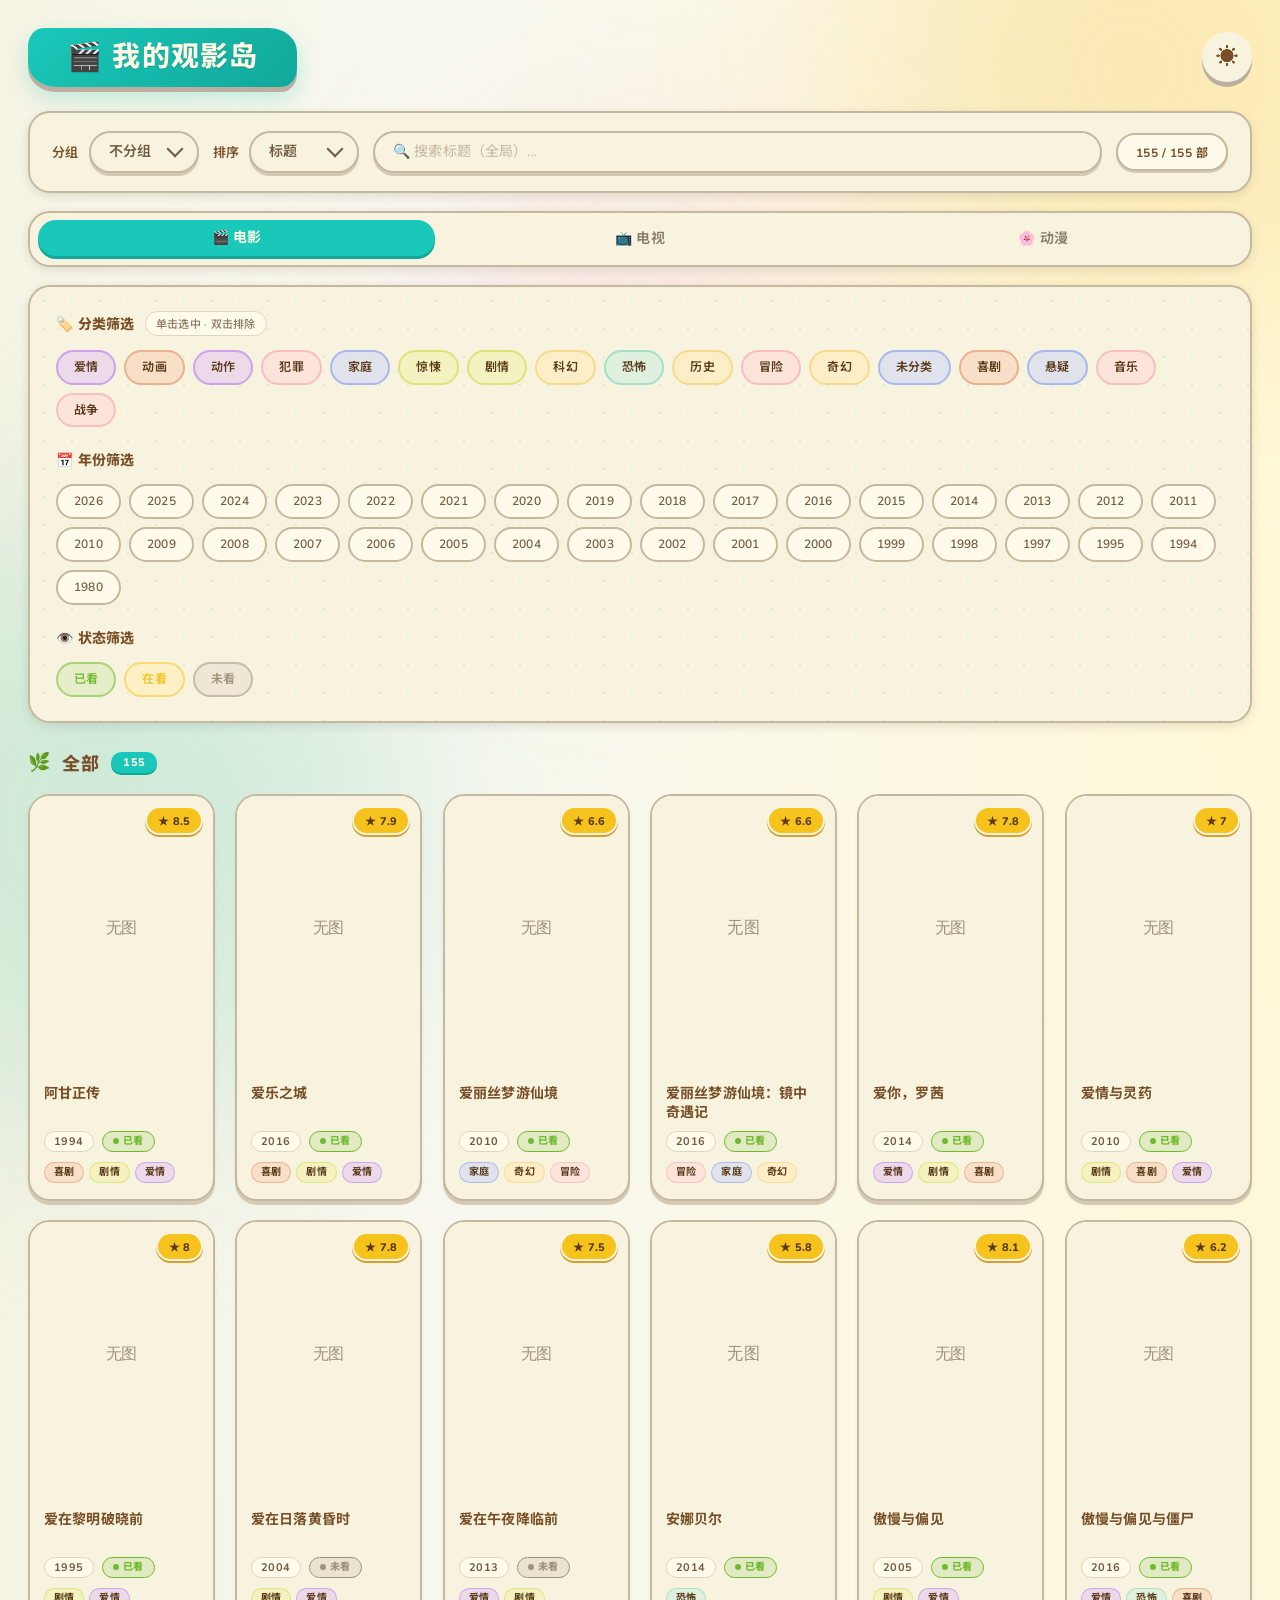
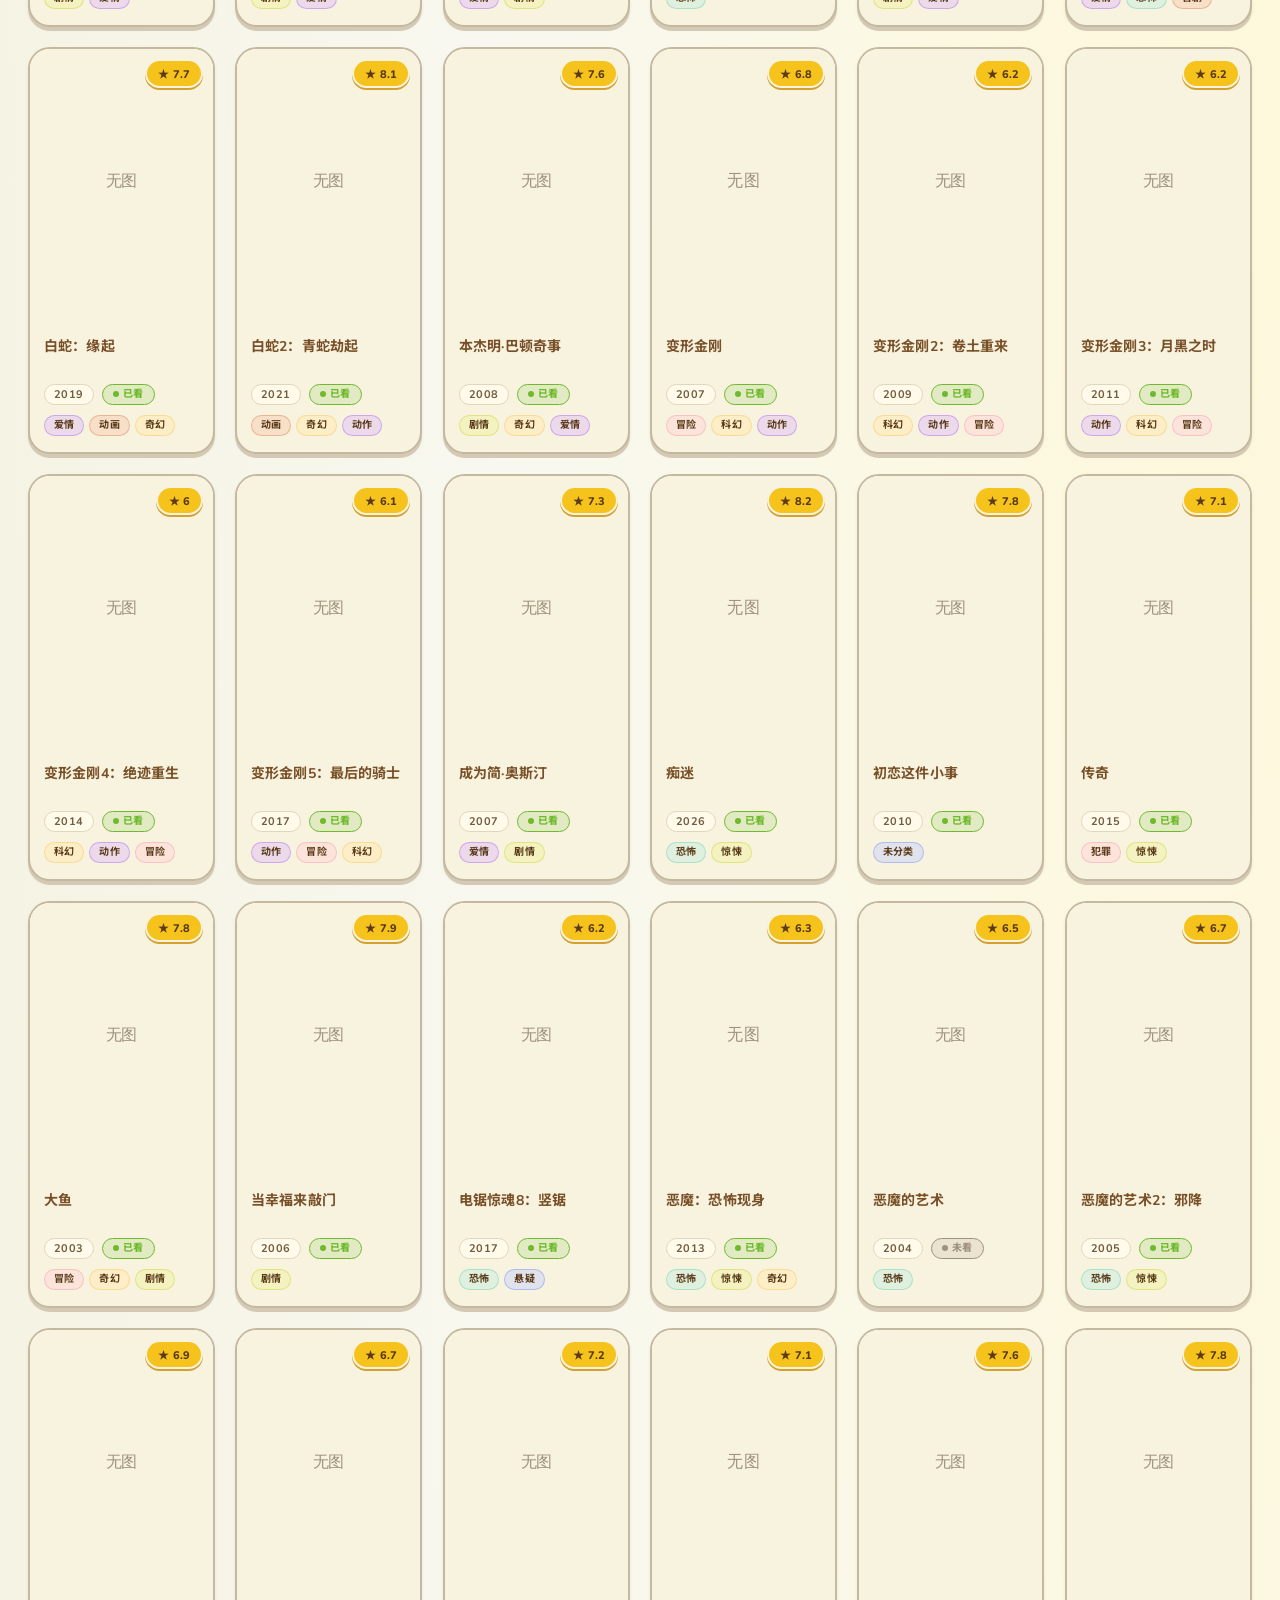
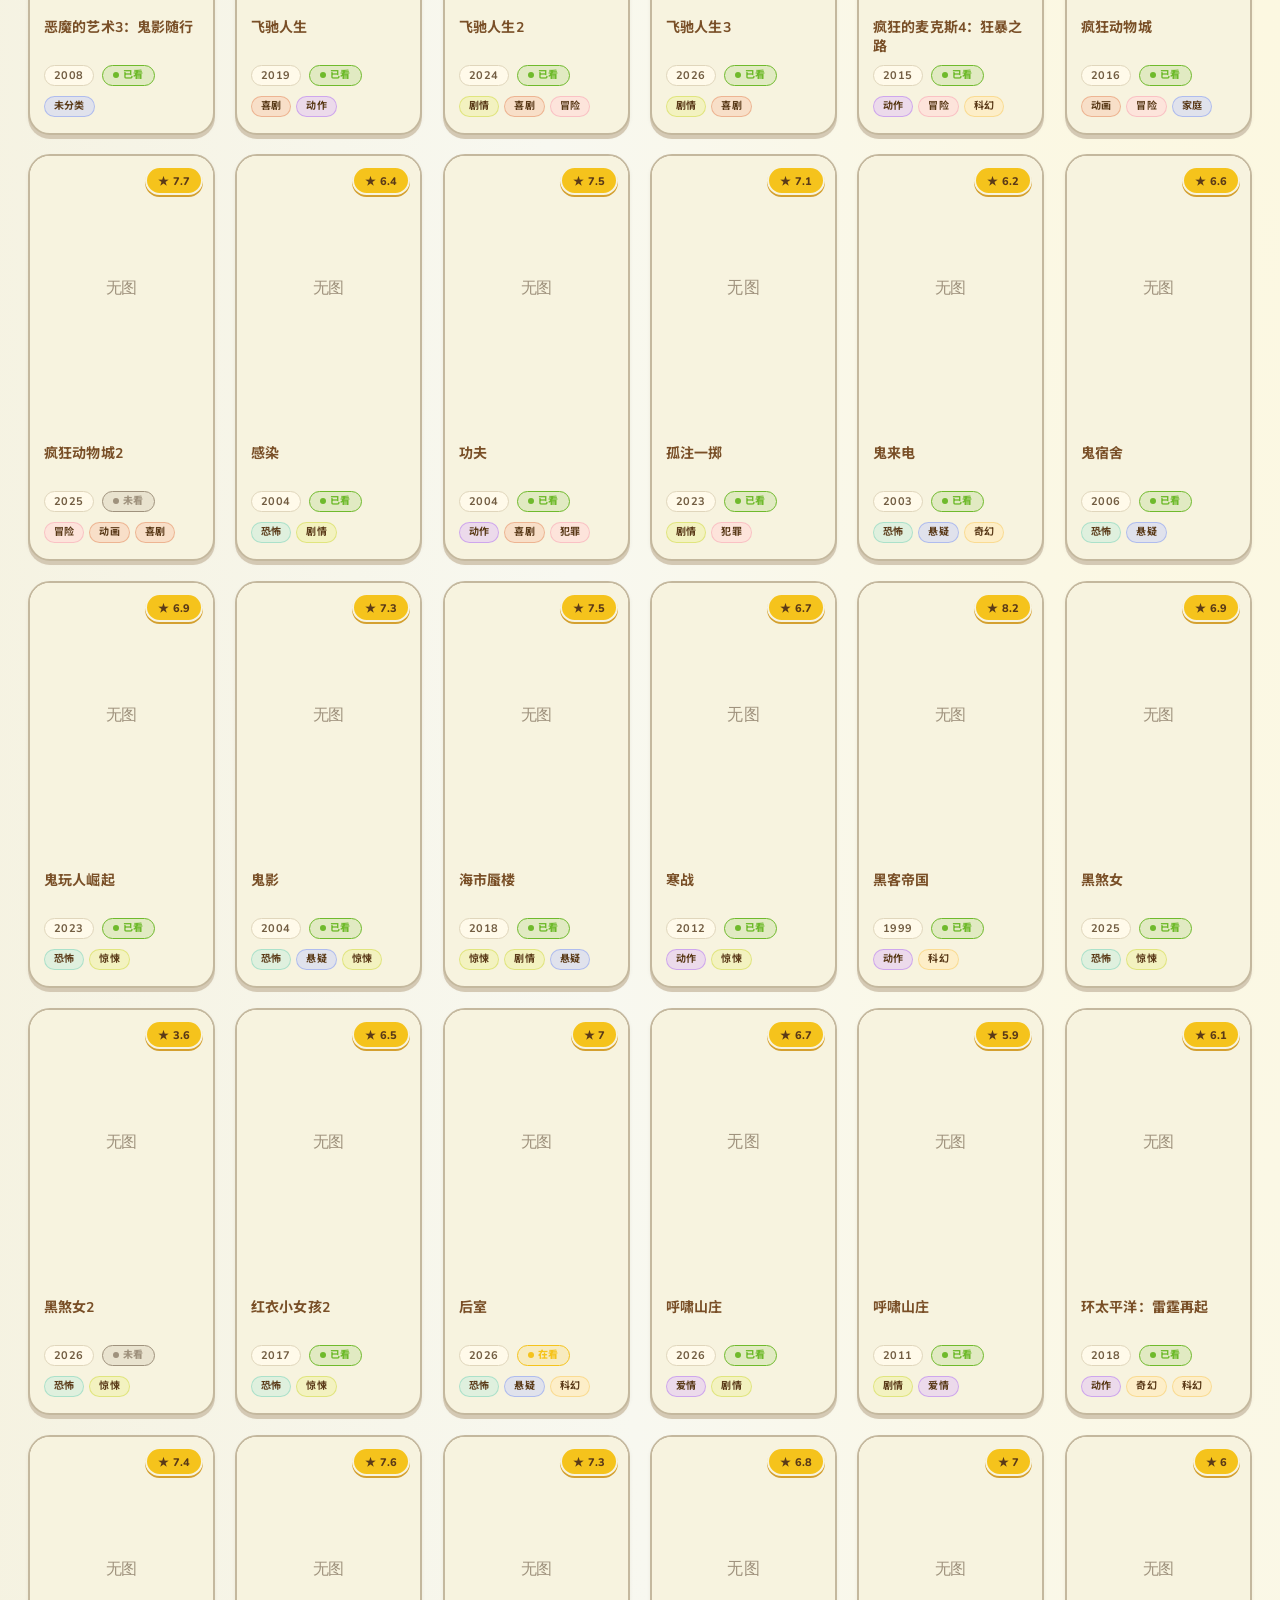
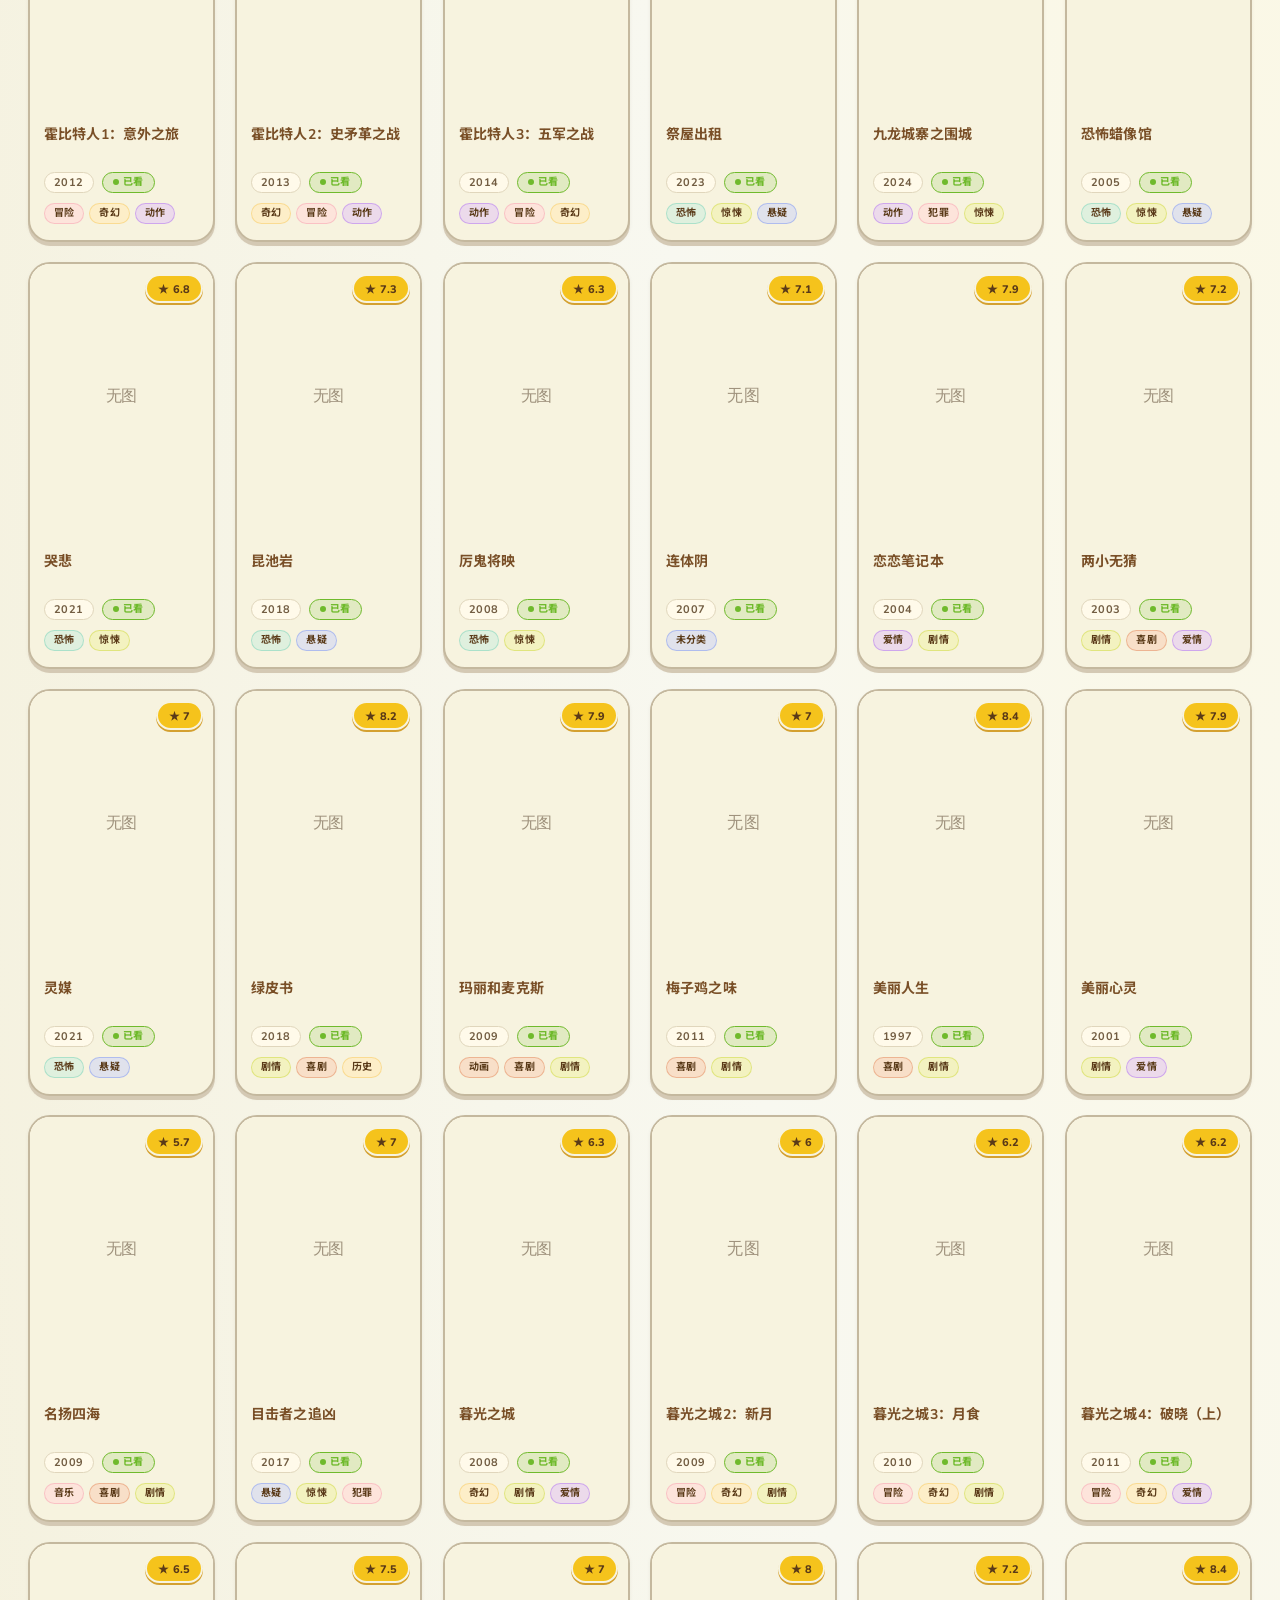
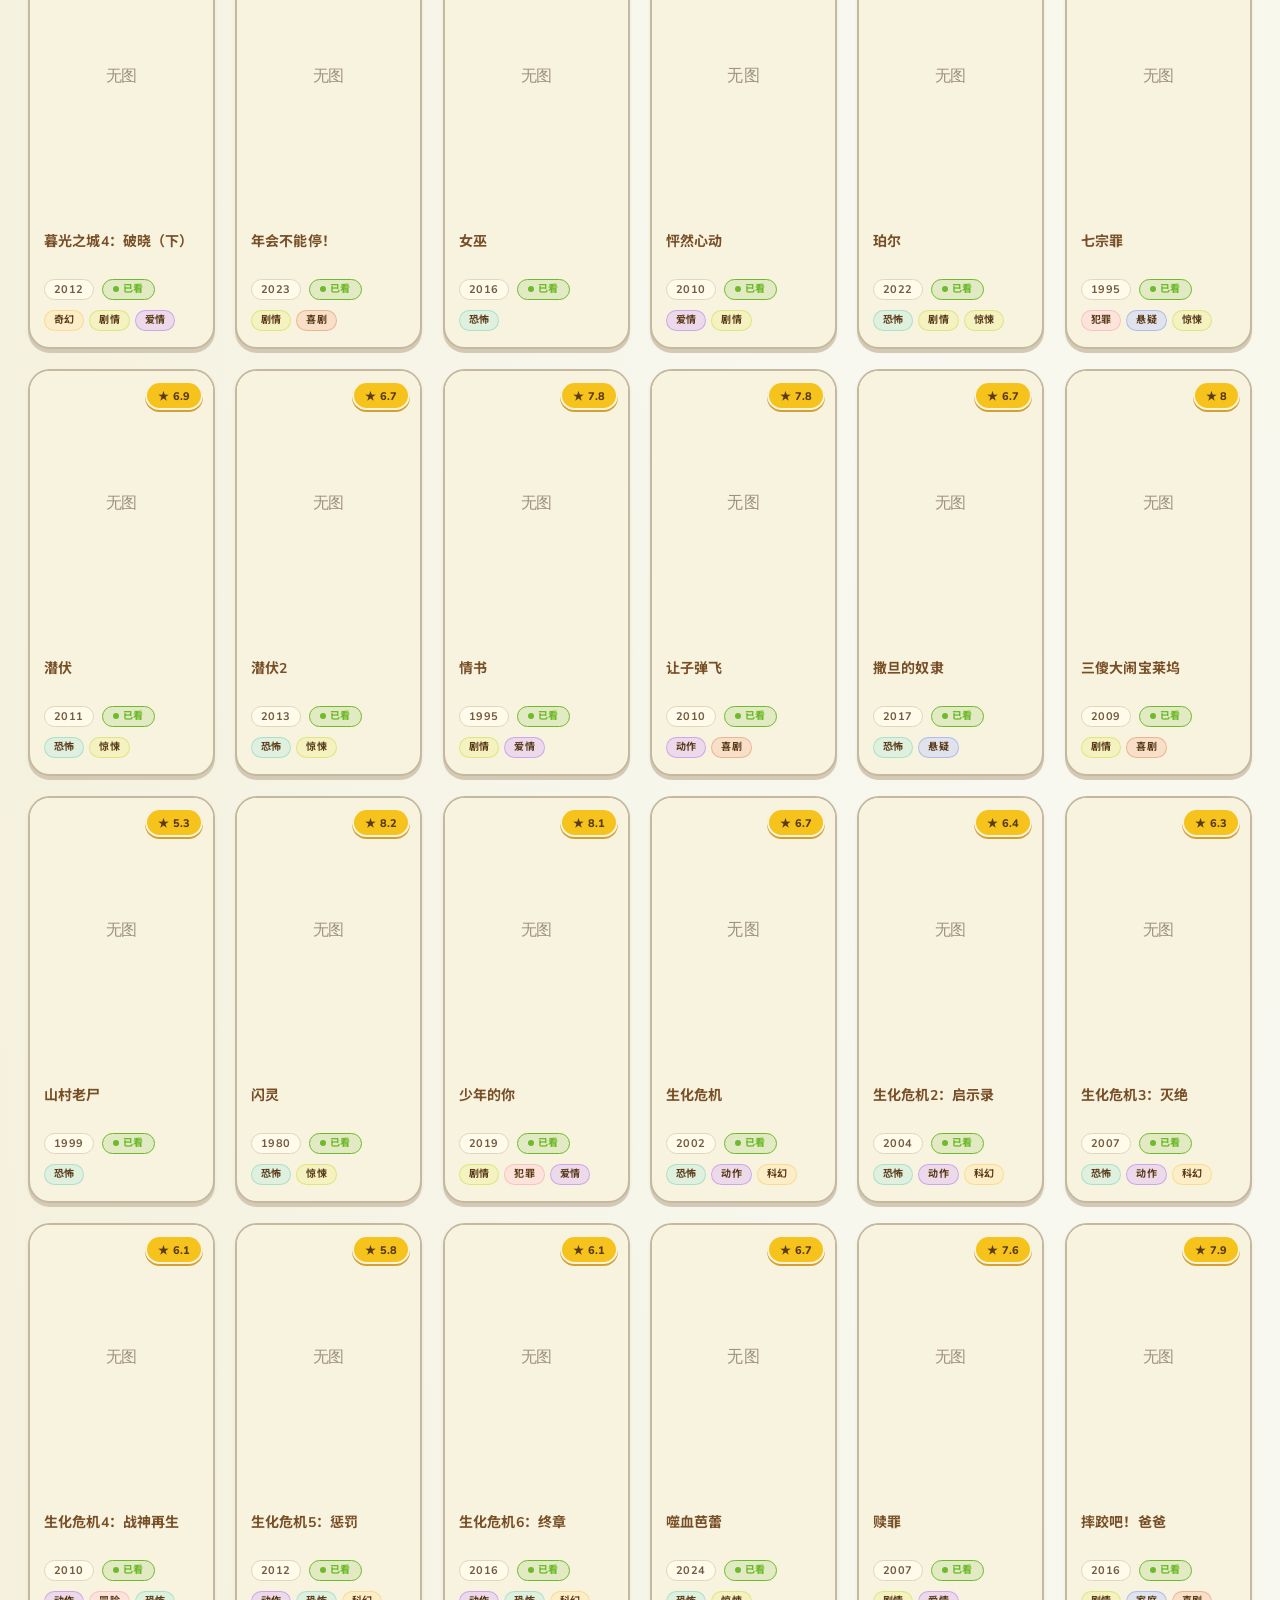
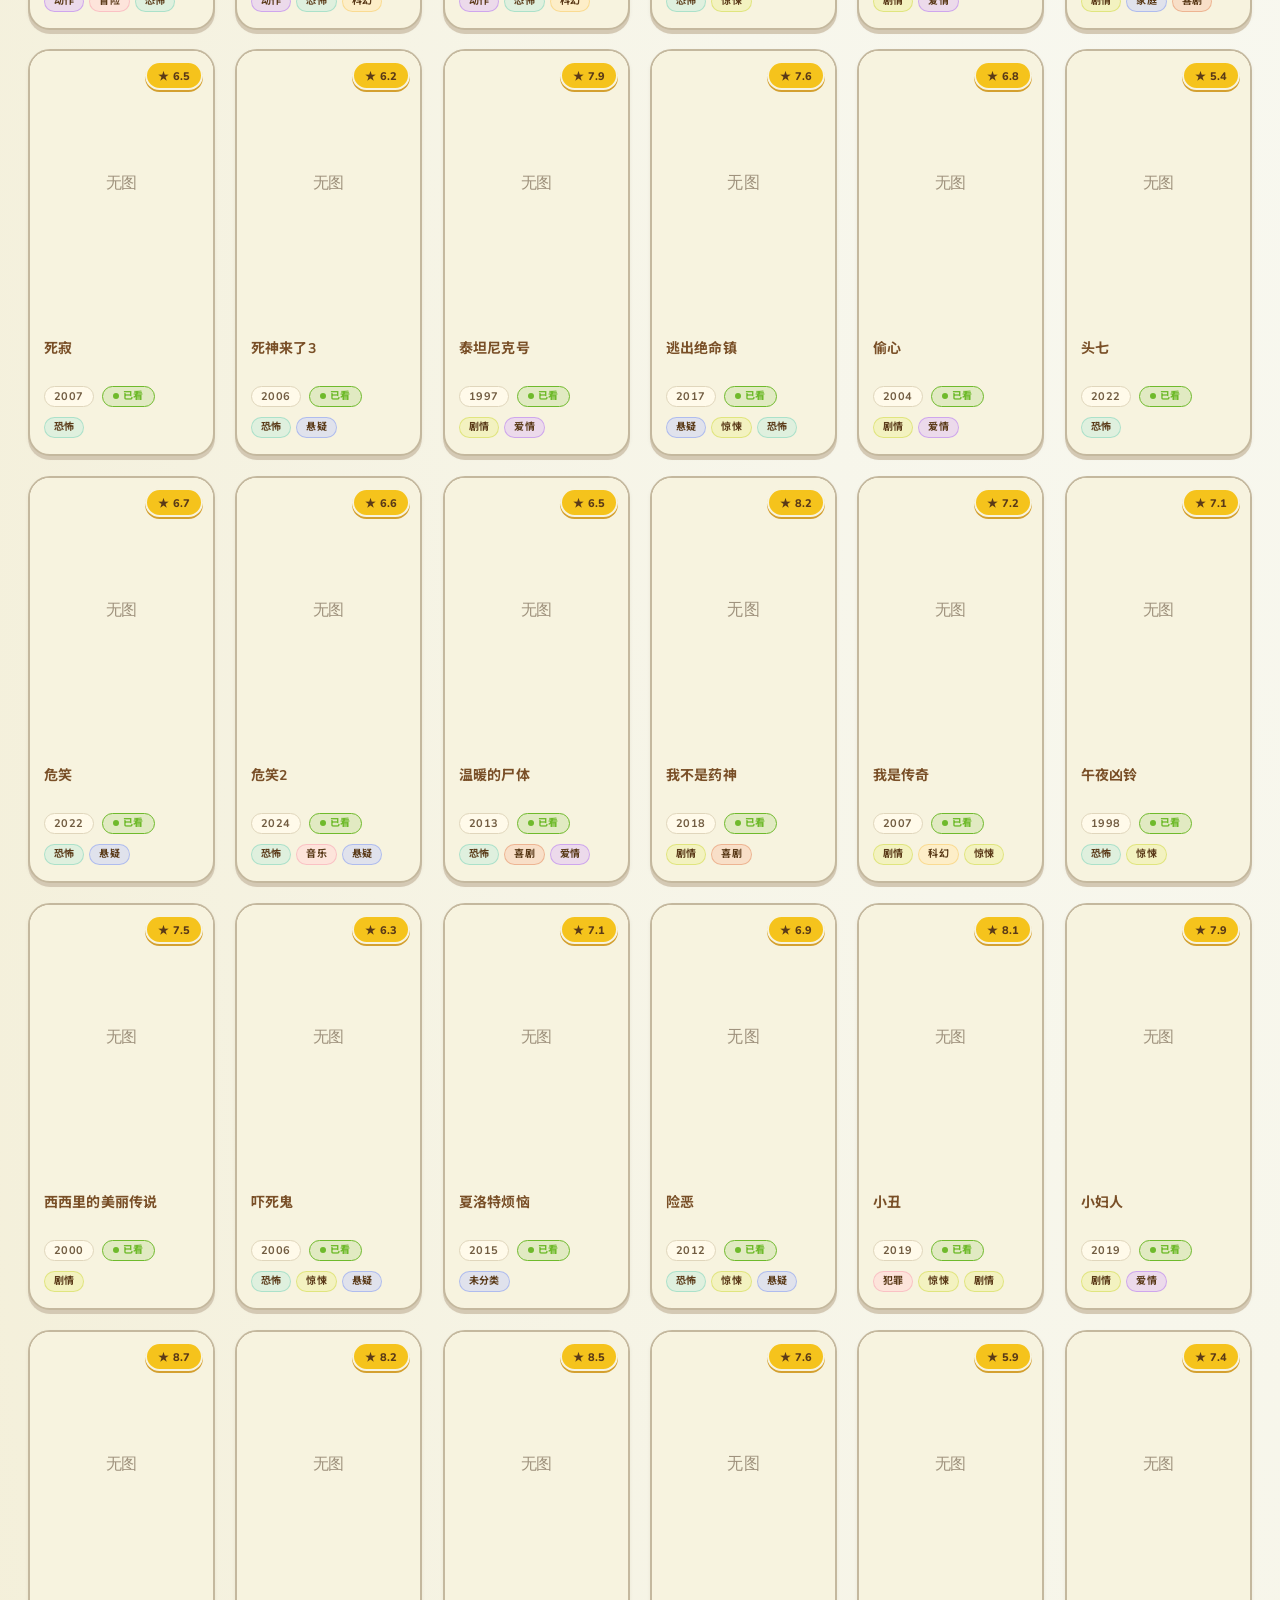
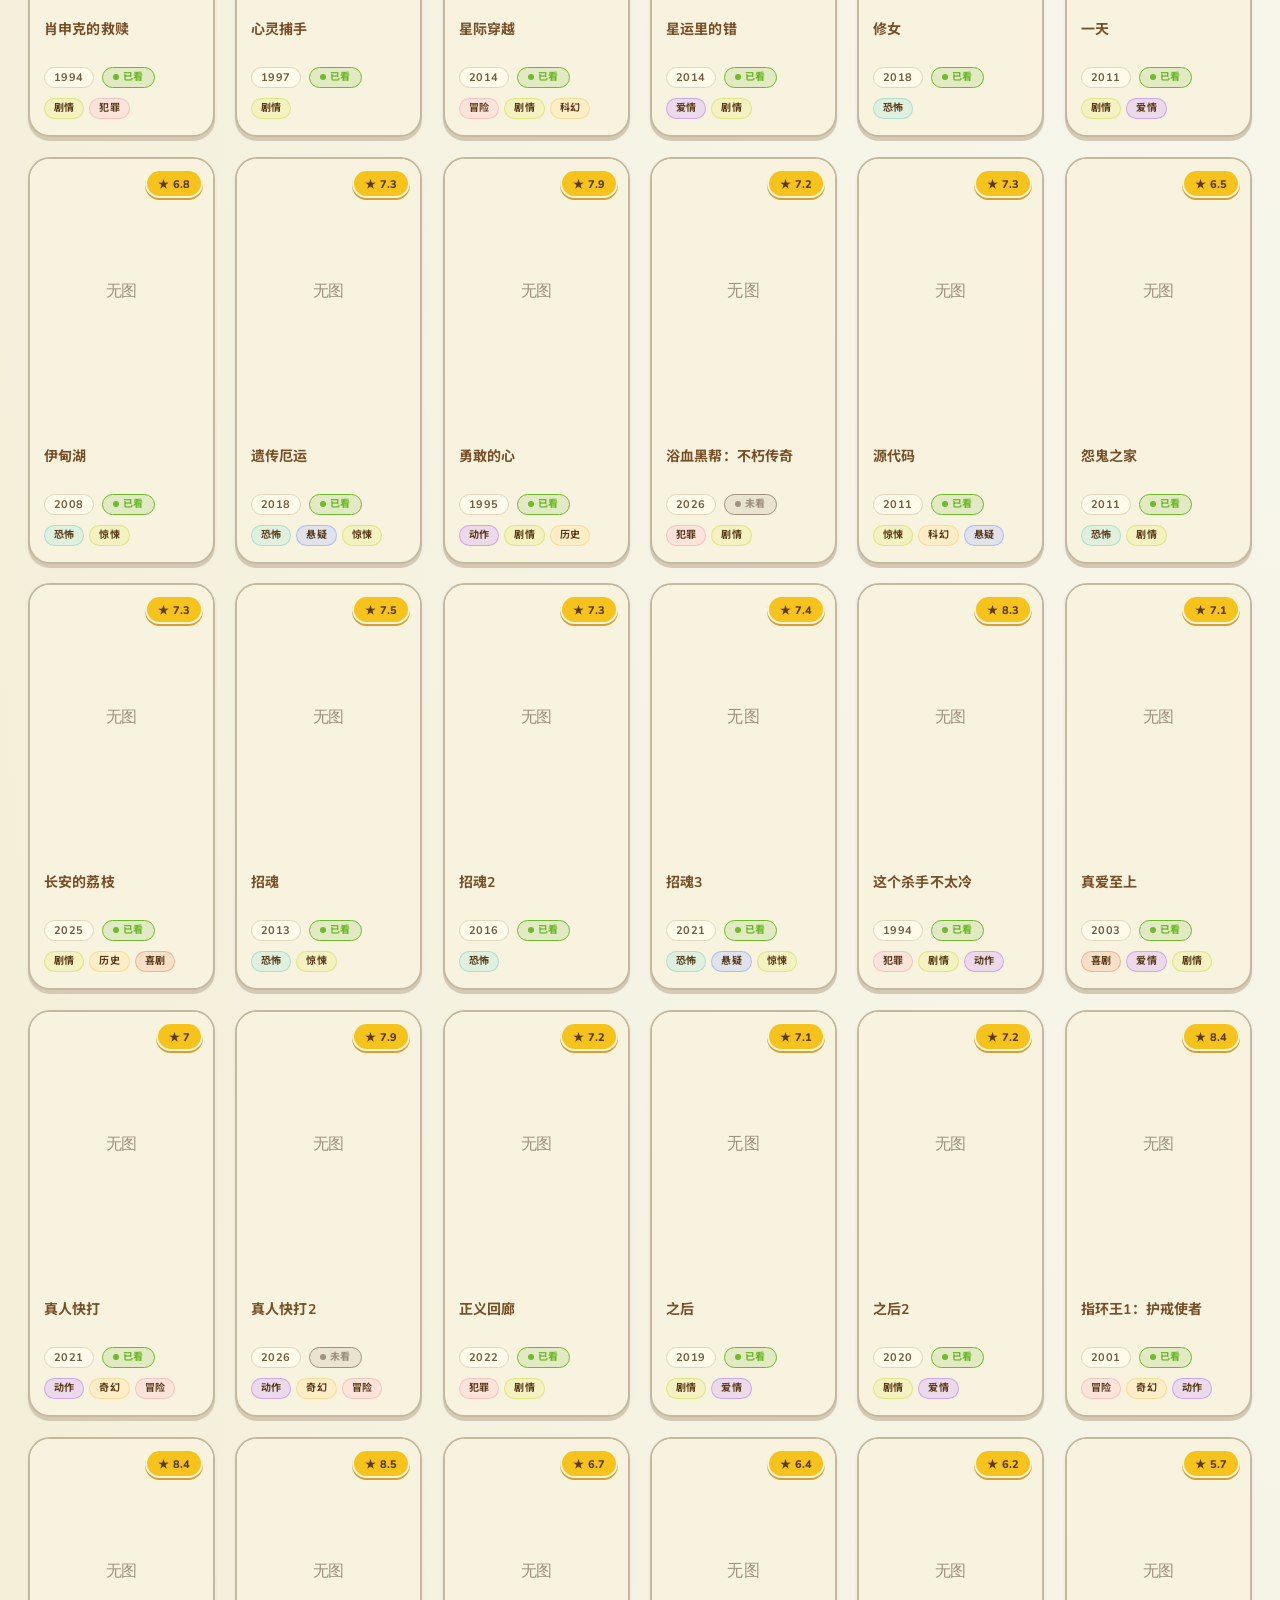
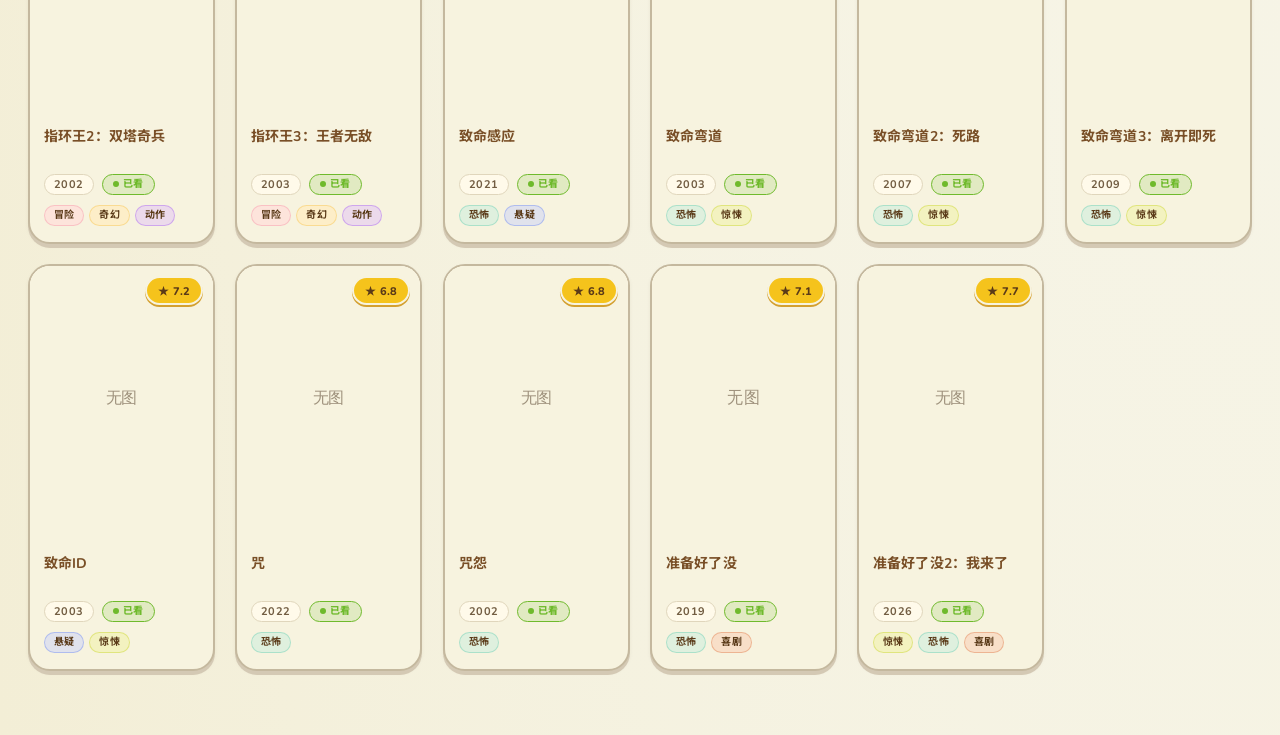
<file: static/movies.html>
<!DOCTYPE html>
<html lang="zh-CN">
<head>
<meta charset="UTF-8">
<meta name="viewport" content="width=device-width, initial-scale=1.0, viewport-fit=cover">
<meta name="theme-color" content="#f8f8f0">
<title>我的观影岛</title>
<link rel="preconnect" href="https://fonts.googleapis.com" />
<link rel="preconnect" href="https://fonts.gstatic.com" crossorigin />
<link href="https://fonts.googleapis.com/css2?family=Nunito:wght@400;500;600;700;800;900&family=Noto+Sans+SC:wght@400;500;700&display=swap" rel="stylesheet" />
<style>
  /* ============ Animal-Island-UI 设计 Token ============ */
  :root {
    --animal-font: Nunito, 'Noto Sans SC', -apple-system, "PingFang SC", "Microsoft YaHei", sans-serif;
    --tr: 0.25s cubic-bezier(0.4, 0, 0.2, 1);
    --tr-fast: 0.15s cubic-bezier(0.4, 0, 0.2, 1);

    /* 共用色 */
    --primary: #19c8b9;
    --primary-hover: #3dd4c6;
    --primary-active: #11a89b;
    --focus-yellow: #ffcc00;
    --focus-yellow-dark: #e0b800;
    --rating-yellow: #f5c31c;
    --rating-yellow-dark: #d4a030;
    --status-watched: #6fba2c;
    --status-watching: #f5c31c;
    --status-unwatched: #9f927d;
  }

  /* 浅色主题 = 白天的小岛(奶油米白 + 大地棕) */
  [data-theme="light"] {
    color-scheme: light;
    --bg-base: #f8f8f0;
    --bg-content: rgb(247, 243, 223);
    --bg-input: rgb(247, 243, 223);
    --bg-input-disabled: #ece8dc;
    --bg-tag: #fffaea;
    --bg-blob-1: #f7cd67;
    --bg-blob-2: #82d5bb;
    --bg-blob-3: #f8a6b2;
    --bg-overlay: rgba(61, 52, 40, 0.85);

    --text-primary: #794f27;
    --text-body: #725d42;
    --text-secondary: #9f927d;
    --text-muted: #8a7b66;
    --text-disabled: #c4b89e;
    --text-on-tag: #5a3a18;

    --border: #c4b89e;
    --border-hover: #a89878;
    --border-light: #e0d6bc;

    --shadow-3d: #bdaea0;
    --shadow-input: #d4c9b4;
    --shadow-base: 0 3px 10px 0 rgba(61, 52, 40, 0.12);
    --shadow-sm: 0 2px 4px 0 rgba(61, 52, 40, 0.06);
    --shadow-lg: 0 8px 24px 0 rgba(61, 52, 40, 0.18);

    --bg-page: radial-gradient(ellipse at top right, #fff8d6 0%, #f8f8f0 45%, #f3eed6 100%);
    --select-arrow: %23725d42;
  }

  /* 深色主题 = 夜晚的森林岛(深森林绿 + 奶油米白文字 —— 不用纯黑) */
  [data-theme="dark"] {
    color-scheme: dark;
    --bg-base: #2a3530;
    --bg-content: #344036;
    --bg-input: #3a463c;
    --bg-input-disabled: #2f3a32;
    --bg-tag: #3e4a40;
    --bg-blob-1: #19c8b9;
    --bg-blob-2: #6fba2c;
    --bg-blob-3: #f5c31c;
    --bg-overlay: rgba(20, 30, 24, 0.88);

    --text-primary: #fff9e3;
    --text-body: #f3ecd0;
    --text-secondary: #c4b89e;
    --text-muted: #b3a685;
    --text-disabled: #7a705f;
    --text-on-tag: #2a1a08;

    --border: #6e7a64;
    --border-hover: #8a9580;
    --border-light: #4d5a4f;

    --shadow-3d: #1a2218;
    --shadow-input: #1f2820;
    --shadow-base: 0 4px 14px 0 rgba(0, 0, 0, 0.35);
    --shadow-sm: 0 2px 6px 0 rgba(0, 0, 0, 0.20);
    --shadow-lg: 0 8px 28px 0 rgba(0, 0, 0, 0.45);

    --bg-page: radial-gradient(ellipse at top right, #3a4d3f 0%, #2a3530 50%, #243029 100%);
    --select-arrow: %23f3ecd0;
  }

  * { box-sizing: border-box; margin: 0; padding: 0; }
  html { scroll-behavior: smooth; }

  body {
    font-family: var(--animal-font);
    font-weight: 500;
    letter-spacing: 0.01em;
    background: var(--bg-page);
    color: var(--text-body);
    min-height: 100vh;
    padding: 28px;
    padding-top: max(28px, env(safe-area-inset-top));
    padding-bottom: max(28px, env(safe-area-inset-bottom));
    transition: background var(--tr), color var(--tr);
    overflow-x: hidden;
    position: relative;
  }

  /* ============ 背景 blob 装饰光斑 ============ */
  body::before, body::after {
    content: '';
    position: fixed;
    border-radius: 50%;
    filter: blur(110px);
    opacity: 0.32;
    pointer-events: none;
    z-index: -1;
    animation: float 22s ease-in-out infinite;
  }
  body::before {
    width: 540px; height: 540px;
    background: var(--bg-blob-1);
    top: -200px; right: -120px;
  }
  body::after {
    width: 600px; height: 600px;
    background: var(--bg-blob-2);
    bottom: -220px; left: -200px;
    animation-delay: -10s;
  }
  .blob-3 {
    position: fixed;
    width: 420px; height: 420px;
    border-radius: 50%;
    background: var(--bg-blob-3);
    filter: blur(110px);
    opacity: 0.22;
    pointer-events: none;
    z-index: -1;
    top: 40%; left: 50%;
    transform: translate(-50%, -50%);
    animation: float 26s ease-in-out infinite -5s;
  }
  @keyframes float {
    0%, 100% { transform: translate(0, 0) scale(1); }
    33% { transform: translate(50px, -30px) scale(1.08); }
    66% { transform: translate(-30px, 50px) scale(0.94); }
  }

  /* ============ 整体最大宽度容器 ============ */
  .layout {
    max-width: 1280px;
    margin: 0 auto;
  }

  /* ============ 容器(动森卡片：实色奶油底 + 棕边框，无毛玻璃) ============ */
  .glass {
    background: var(--bg-content);
    border: 2px solid var(--border);
    border-radius: 22px;
    box-shadow: var(--shadow-base);
  }

  /* ============ 顶部 Header ============ */
  .header {
    display: flex;
    justify-content: space-between;
    align-items: center;
    margin-bottom: 24px;
    flex-wrap: wrap;
    gap: 14px;
  }

  /* h1 = 动森飘带横幅 */
  h1 {
    display: inline-flex;
    align-items: center;
    height: 2.1em;
    padding: 0 1.4em;
    font-size: clamp(20px, 4vw, 28px);
    font-weight: 800;
    font-family: var(--animal-font);
    letter-spacing: 0.04em;
    line-height: 1;
    color: #fff9e3;
    background: linear-gradient(135deg, #19c8b9 0%, #11a89b 100%);
    border-radius: 16px 28px 16px 28px / 18px 24px 18px 24px;
    box-shadow: 0 5px 0 0 var(--shadow-3d), 0 10px 22px rgba(25, 200, 185, 0.28);
    text-shadow: 0 1px 1px rgba(0, 0, 0, 0.14);
    transition: transform var(--tr);
  }
  h1:hover { transform: translateY(-1px) rotate(-0.5deg); }

  /* 主题切换按钮 = 动森黄色 3D 厚阴影圆按键 */
  .theme-toggle {
    width: 50px;
    height: 50px;
    border-radius: 50%;
    border: 2.5px solid var(--bg-content);
    cursor: pointer;
    background: var(--bg-content);
    color: var(--text-primary);
    font-size: 22px;
    display: flex;
    align-items: center;
    justify-content: center;
    transition: all var(--tr);
    box-shadow: 0 5px 0 0 var(--shadow-3d);
    font-family: var(--animal-font);
    line-height: 1;
  }
  .theme-toggle:hover {
    transform: translateY(-1px) rotate(10deg);
    box-shadow: 0 6px 0 0 var(--shadow-3d);
  }
  .theme-toggle:active {
    transform: translateY(2px);
    box-shadow: 0 1px 0 0 var(--shadow-3d);
  }
  .theme-toggle:focus-visible {
    outline: 2px solid var(--primary);
    outline-offset: 2px;
  }

  /* ============ 控件区 ============ */
  .controls {
    padding: 18px 22px;
    margin-bottom: 18px;
    display: flex;
    flex-wrap: wrap;
    gap: 14px;
    align-items: center;
  }
  .control-item {
    display: flex;
    align-items: center;
    gap: 10px;
    font-size: 13px;
    color: var(--text-body);
    font-weight: 600;
    letter-spacing: 0.02em;
  }
  .control-item label {
    white-space: nowrap;
    color: var(--text-primary);
  }

  /* input —— 动森 pill 输入框 */
  input[type="text"] {
    background: var(--bg-input);
    color: var(--text-body);
    border: 2.5px solid var(--border);
    height: 42px;
    padding: 0 18px;
    border-radius: 50px;
    font-size: 14px;
    font-weight: 500;
    font-family: var(--animal-font);
    letter-spacing: 0.01em;
    outline: none;
    transition: all var(--tr);
    cursor: text;
    box-shadow: 0 3px 0 0 var(--shadow-input);
  }
  input[type="text"]:hover {
    border-color: var(--border-hover);
    transform: translateY(-1px);
    box-shadow: 0 4px 0 0 var(--shadow-input);
  }
  input[type="text"]:focus {
    border-color: var(--focus-yellow);
    box-shadow: 0 3px 0 0 var(--focus-yellow-dark), 0 0 0 3px rgba(255, 204, 0, 0.18);
  }

  /* 隐藏原生 select（保留作为数据源） */
  select.ai-native {
    position: absolute;
    width: 1px;
    height: 1px;
    opacity: 0;
    pointer-events: none;
    margin: 0;
    padding: 0;
    border: 0;
  }

  /* ============ 自定义动森 Select ============ */
  .ai-select {
    position: relative;
    display: inline-block;
    font-family: var(--animal-font);
  }
  .ai-select-trigger {
    background: var(--bg-input);
    color: var(--text-body);
    border: 2.5px solid var(--border);
    height: 42px;
    padding: 0 44px 0 18px;
    border-radius: 50px;
    font-size: 14px;
    font-weight: 600;
    font-family: var(--animal-font);
    letter-spacing: 0.01em;
    outline: none;
    transition: all var(--tr);
    cursor: pointer;
    box-shadow: 0 3px 0 0 var(--shadow-input);
    display: inline-flex;
    align-items: center;
    min-width: 110px;
    text-align: left;
    line-height: 1;
    position: relative;
  }
  .ai-select-trigger::after {
    content: '';
    position: absolute;
    right: 16px;
    top: 50%;
    width: 10px;
    height: 10px;
    border-right: 2.5px solid var(--text-body);
    border-bottom: 2.5px solid var(--text-body);
    transform: translateY(-75%) rotate(45deg);
    transition: transform var(--tr);
    pointer-events: none;
  }
  .ai-select.is-open .ai-select-trigger::after {
    transform: translateY(-25%) rotate(-135deg);
  }
  .ai-select-trigger:hover {
    border-color: var(--border-hover);
    transform: translateY(-1px);
    box-shadow: 0 4px 0 0 var(--shadow-input);
  }
  .ai-select-trigger:focus-visible,
  .ai-select.is-open .ai-select-trigger {
    border-color: var(--focus-yellow);
    box-shadow: 0 3px 0 0 var(--focus-yellow-dark), 0 0 0 3px rgba(255, 204, 0, 0.20);
  }

  /* 下拉面板 */
  .ai-select-panel {
    position: absolute;
    top: calc(100% + 10px);
    left: 0;
    min-width: 100%;
    background: var(--bg-content);
    border: 2px solid var(--border);
    border-radius: 18px;
    padding: 8px;
    box-shadow: 0 8px 24px 0 rgba(61, 52, 40, 0.18), 0 4px 0 0 var(--shadow-input);
    z-index: 100;
    opacity: 0;
    transform: translateY(-6px) scale(0.96);
    transform-origin: top center;
    pointer-events: none;
    transition: opacity 0.18s ease, transform 0.18s cubic-bezier(0.4, 0, 0.2, 1);
    display: flex;
    flex-direction: column;
    gap: 2px;
    max-height: 320px;
    overflow-y: auto;
  }
  [data-theme="dark"] .ai-select-panel {
    box-shadow: 0 8px 28px 0 rgba(0, 0, 0, 0.5), 0 4px 0 0 var(--shadow-input);
  }
  .ai-select.is-open .ai-select-panel {
    opacity: 1;
    transform: translateY(0) scale(1);
    pointer-events: auto;
  }

  .ai-select-option {
    display: flex;
    align-items: center;
    gap: 8px;
    padding: 9px 14px 9px 12px;
    border-radius: 50px;
    color: var(--text-body);
    font-size: 13.5px;
    font-weight: 600;
    letter-spacing: 0.01em;
    cursor: pointer;
    transition: all var(--tr-fast);
    user-select: none;
    white-space: nowrap;
    line-height: 1.3;
    border: 2px solid transparent;
  }
  .ai-select-option::before {
    content: '';
    width: 16px;
    height: 16px;
    border-radius: 50%;
    background: transparent;
    border: 2px solid var(--border);
    display: inline-flex;
    align-items: center;
    justify-content: center;
    flex-shrink: 0;
    transition: all var(--tr-fast);
  }
  .ai-select-option:hover {
    background: rgba(25, 200, 185, 0.12);
    color: var(--text-primary);
    transform: translateX(2px);
  }
  .ai-select-option:hover::before {
    border-color: var(--primary);
  }
  .ai-select-option.is-selected {
    background: linear-gradient(135deg, var(--primary) 0%, var(--primary-active) 100%);
    color: #fff9e3;
    font-weight: 700;
  }
  .ai-select-option.is-selected::before {
    background: #fff9e3;
    border-color: #fff9e3;
    box-shadow: inset 0 0 0 4px var(--primary);
  }
  .ai-select-option.is-active:not(.is-selected) {
    background: rgba(25, 200, 185, 0.18);
    color: var(--text-primary);
    border-color: var(--primary);
  }

  /* 面板自定义滚动条 */
  .ai-select-panel::-webkit-scrollbar { width: 8px; }
  .ai-select-panel::-webkit-scrollbar-thumb {
    background: var(--border-light);
    border-radius: 50px;
  }
  .ai-select-panel::-webkit-scrollbar-thumb:hover { background: var(--primary); }
  ::placeholder { color: var(--text-disabled); font-weight: 400; }
  ::selection { background: rgba(25, 200, 185, 0.30); color: var(--text-primary); }

  input[type="text"] {
    cursor: text;
    min-width: 220px;
    flex: 1;
  }

  .stats {
    color: var(--text-primary);
    font-size: 12px;
    font-weight: 700;
    letter-spacing: 0.04em;
    margin-left: auto;
    padding: 8px 18px;
    background: var(--bg-tag);
    border: 2px solid var(--border);
    border-radius: 50px;
    box-shadow: 0 2px 0 0 var(--shadow-input);
  }

  /* ============ Kind Tabs（参考 Tabs 组件：teal pill 激活态） ============ */
  .kind-tabs {
    display: flex;
    gap: 6px;
    margin-bottom: 18px;
    flex-wrap: wrap;
    padding: 8px;
    background: var(--bg-content);
    border: 2px solid var(--border);
    border-radius: 22px;
    box-shadow: var(--shadow-base);
  }
  .kind-tab {
    flex: 1;
    min-width: 110px;
    padding: 11px 20px;
    border-radius: 50px;
    border: none;
    background: transparent;
    color: var(--text-muted);
    font-size: 14px;
    font-weight: 600;
    font-family: var(--animal-font);
    letter-spacing: 0.02em;
    cursor: pointer;
    transition: all var(--tr);
    line-height: 1;
  }
  .kind-tab:hover {
    background: rgba(25, 200, 185, 0.12);
    color: var(--text-body);
  }
  .kind-tab.active {
    background: var(--primary);
    color: #fff9e3;
    font-weight: 700;
    box-shadow: 0 3px 0 0 var(--primary-active);
    transform: translateY(-1px);
  }
  .kind-tab:focus-visible {
    outline: 2px solid var(--focus-yellow);
    outline-offset: 2px;
  }

  /* ============ 筛选区(带波点墙纸) ============ */
  .filter-section {
    padding: 24px 26px;
    margin-bottom: 26px;
    position: relative;
    overflow: hidden;
  }
  .filter-section::before {
    content: '';
    position: absolute;
    inset: 0;
    background:
      radial-gradient(circle, rgba(25, 200, 185, 0.10) 1.5px, transparent 1.5px) 0 0/28px 28px,
      radial-gradient(circle, rgba(25, 200, 185, 0.06) 1px, transparent 1px) 7px 7px/14px 14px;
    pointer-events: none;
    z-index: 0;
  }
  [data-theme="dark"] .filter-section::before {
    background:
      radial-gradient(circle, rgba(247, 205, 103, 0.07) 1.5px, transparent 1.5px) 0 0/28px 28px,
      radial-gradient(circle, rgba(247, 205, 103, 0.04) 1px, transparent 1px) 7px 7px/14px 14px;
  }
  .filter-section > * { position: relative; z-index: 1; }

  .filter-title {
    font-size: 14px;
    font-weight: 800;
    color: var(--text-primary);
    margin-bottom: 14px;
    display: flex;
    align-items: center;
    gap: 10px;
    letter-spacing: 0.02em;
  }
  .filter-title:not(:first-child) { margin-top: 22px; }
  .filter-hint {
    font-size: 11px;
    font-weight: 500;
    color: var(--text-muted);
    background: var(--bg-tag);
    padding: 3px 10px;
    border-radius: 50px;
    border: 1.5px solid var(--border-light);
  }

  .filter-row {
    display: flex;
    flex-wrap: wrap;
    gap: 8px;
  }

  /* ============ tag 通用 pill ============ */
  .tag {
    background: var(--bg-tag);
    color: var(--text-body);
    padding: 7px 16px;
    border-radius: 50px;
    font-size: 12px;
    font-weight: 600;
    font-family: var(--animal-font);
    letter-spacing: 0.02em;
    cursor: pointer;
    user-select: none;
    transition: all var(--tr);
    border: 2px solid var(--border);
    white-space: nowrap;
    position: relative;
    line-height: 1.4;
  }
  .tag:hover {
    background: var(--bg-input);
    transform: translateY(-1px);
    border-color: var(--primary);
    color: var(--text-primary);
    box-shadow: 0 3px 0 0 var(--shadow-input);
  }
  .tag.active {
    background: linear-gradient(135deg, var(--primary) 0%, var(--primary-active) 100%);
    color: #fff9e3;
    border-color: transparent;
    box-shadow: 0 4px 0 0 var(--primary-active);
    transform: translateY(-1px);
  }
  .tag.exclude {
    background: var(--bg-tag) !important;
    color: var(--text-disabled) !important;
    text-decoration: line-through;
    opacity: 0.55;
    border-color: var(--border-light) !important;
    box-shadow: none !important;
    transform: none !important;
  }

  /* 分类标签彩色变体 */
  .tag.genre-tag {
    background: var(--g-bg);
    color: var(--g-color);
    border-color: var(--g-border);
  }
  .tag.genre-tag:hover {
    background: var(--g-hover);
    border-color: var(--g-color);
    box-shadow: 0 3px 0 0 var(--g-border);
  }
  .tag.genre-tag.active {
    background: linear-gradient(135deg, var(--g-color), var(--g-color-2));
    color: var(--text-on-tag);
    border-color: transparent;
    box-shadow: 0 4px 0 0 var(--g-border);
  }
  [data-theme="light"] .tag.genre-tag {
    color: var(--text-on-tag);
    background: color-mix(in srgb, var(--g-color) 26%, #fffaea);
    border-color: color-mix(in srgb, var(--g-color) 60%, transparent);
  }
  [data-theme="light"] .tag.genre-tag:hover {
    background: color-mix(in srgb, var(--g-color) 42%, #fffaea);
    border-color: var(--g-color);
  }
  [data-theme="dark"] .tag.genre-tag {
    color: var(--g-color);
    background: color-mix(in srgb, var(--g-color) 18%, var(--bg-content));
    border-color: color-mix(in srgb, var(--g-color) 50%, transparent);
  }
  [data-theme="dark"] .tag.genre-tag:hover {
    background: color-mix(in srgb, var(--g-color) 30%, var(--bg-content));
    border-color: var(--g-color);
  }

  /* ============ 分组 ============ */
  .group-section {
    margin-bottom: 36px;
    animation: fadeInUp 0.5s cubic-bezier(0.4, 0, 0.2, 1) both;
  }
  @keyframes fadeInUp {
    from { opacity: 0; transform: translateY(16px); }
    to { opacity: 1; transform: translateY(0); }
  }

  .group-title {
    font-size: 18px;
    font-weight: 800;
    margin-bottom: 18px;
    display: flex;
    align-items: center;
    gap: 12px;
    color: var(--text-primary);
    font-family: var(--animal-font);
    letter-spacing: 0.02em;
  }
  .group-title::before {
    content: '🌿';
    font-size: 18px;
    animation: leafWiggle 3s ease-in-out infinite;
    transform-origin: bottom center;
  }
  @keyframes leafWiggle {
    0%, 100% { transform: rotate(-8deg); }
    50% { transform: rotate(10deg); }
  }
  .group-count {
    font-size: 11px;
    font-weight: 800;
    color: #fff9e3;
    padding: 3px 12px;
    background: var(--primary);
    border-radius: 50px;
    letter-spacing: 0.04em;
    box-shadow: 0 2px 0 0 var(--primary-active);
  }

  /* ============ 卡片网格 ============ */
  .grid {
    display: grid;
    grid-template-columns: repeat(auto-fill, minmax(180px, 1fr));
    gap: 20px;
  }

  .card {
    position: relative;
    background: var(--bg-content);
    border: 2px solid var(--border);
    border-radius: 22px;
    overflow: hidden;
    cursor: pointer;
    transition: all var(--tr);
    text-decoration: none;
    color: inherit;
    display: block;
    box-shadow: 0 4px 0 0 var(--shadow-input), var(--shadow-sm);
    animation: cardIn 0.5s cubic-bezier(0.4, 0, 0.2, 1) both;
  }
  @keyframes cardIn {
    from { opacity: 0; transform: translateY(16px) scale(0.96); }
    to { opacity: 1; transform: translateY(0) scale(1); }
  }
  .card:hover {
    transform: translateY(-4px);
    box-shadow: 0 8px 0 0 var(--shadow-input), 0 14px 28px rgba(25, 200, 185, 0.22);
    border-color: var(--primary);
  }
  .card:active {
    transform: translateY(2px);
    box-shadow: 0 1px 0 0 var(--shadow-input);
  }
  .card:focus-visible {
    outline: 2px solid var(--focus-yellow);
    outline-offset: 2px;
  }

  .poster-wrap {
    position: relative;
    overflow: hidden;
    aspect-ratio: 2/3;
    background: var(--bg-tag);
  }
  .card img {
    width: 100%;
    height: 100%;
    object-fit: cover;
    transition: transform 0.5s cubic-bezier(0.4, 0, 0.2, 1);
  }
  .card:hover img { transform: scale(1.06); }

  .poster-overlay {
    position: absolute;
    inset: 0;
    background: linear-gradient(180deg, transparent 45%, var(--bg-overlay) 100%);
    opacity: 0;
    transition: opacity var(--tr);
    display: flex;
    align-items: flex-end;
    padding: 14px;
  }
  .card:hover .poster-overlay { opacity: 1; }
  .poster-overlay-text {
    color: #fff9e3;
    font-size: 11.5px;
    font-weight: 500;
    line-height: 1.55;
    letter-spacing: 0.01em;
    display: -webkit-box;
    -webkit-line-clamp: 5;
    -webkit-box-orient: vertical;
    overflow: hidden;
  }

  /* 评分徽章 = 动森黄圆胶囊 */
  .rating-badge {
    position: absolute;
    top: 10px;
    right: 10px;
    background: var(--rating-yellow);
    color: #5a3a18;
    padding: 4px 11px;
    border-radius: 50px;
    font-size: 11px;
    font-weight: 800;
    display: flex;
    align-items: center;
    gap: 3px;
    border: 2px solid var(--bg-content);
    box-shadow: 0 2px 0 0 var(--rating-yellow-dark);
    letter-spacing: 0.02em;
  }

  .card-info { padding: 14px 14px 16px; }

  .card-title {
    font-size: 14px;
    font-weight: 700;
    margin-bottom: 8px;
    line-height: 1.35;
    color: var(--text-primary);
    letter-spacing: 0.01em;
    overflow: hidden;
    text-overflow: ellipsis;
    display: -webkit-box;
    -webkit-line-clamp: 2;
    -webkit-box-orient: vertical;
    min-height: 2.7em;
  }
  .card-meta {
    font-size: 11px;
    color: var(--text-secondary);
    margin-bottom: 10px;
    font-weight: 700;
    display: flex;
    align-items: center;
    gap: 8px;
    flex-wrap: wrap;
  }
  .card-meta > span:first-child {
    background: var(--bg-tag);
    padding: 2px 9px;
    border-radius: 50px;
    border: 1.5px solid var(--border-light);
    color: var(--text-body);
    letter-spacing: 0.04em;
  }

  .card-tags {
    display: flex;
    flex-wrap: wrap;
    gap: 5px;
  }
  .card-tag {
    font-size: 10px;
    padding: 2px 9px;
    border-radius: 50px;
    background: color-mix(in srgb, var(--g-color) 18%, transparent);
    color: var(--g-color);
    border: 1.5px solid color-mix(in srgb, var(--g-color) 38%, transparent);
    font-weight: 700;
    letter-spacing: 0.02em;
    line-height: 1.5;
  }
  [data-theme="light"] .card-tag {
    color: var(--text-on-tag);
    background: color-mix(in srgb, var(--g-color) 26%, #fffaea);
    border-color: color-mix(in srgb, var(--g-color) 55%, transparent);
  }

  /* ============ 加载动画 ============ */
  .loader {
    display: flex;
    justify-content: center;
    padding: 80px 20px;
  }
  .loader-dots { display: flex; gap: 12px; }
  .loader-dots span {
    width: 14px;
    height: 14px;
    border-radius: 50%;
    background: var(--primary);
    box-shadow: 0 2px 0 0 var(--primary-active);
    animation: bounce 1.4s ease-in-out infinite both;
  }
  .loader-dots span:nth-child(1) { animation-delay: -0.32s; }
  .loader-dots span:nth-child(2) { animation-delay: -0.16s; }
  @keyframes bounce {
    0%, 80%, 100% { transform: scale(0.6) translateY(0); opacity: 0.5; }
    40% { transform: scale(1) translateY(-8px); opacity: 1; }
  }

  .empty-state {
    text-align: center;
    padding: 80px 24px;
    color: var(--text-body);
    font-weight: 600;
    background: var(--bg-content);
    border: 2px dashed var(--border);
    border-radius: 22px;
  }
  .empty-state-icon {
    font-size: 60px;
    margin-bottom: 18px;
    opacity: 0.85;
    animation: leafWiggle 2.5s ease-in-out infinite;
    display: inline-block;
  }
  .empty-state code {
    background: var(--bg-tag);
    color: var(--primary-active);
    padding: 2px 8px;
    border-radius: 8px;
    font-family: 'SF Mono', Consolas, monospace;
    font-size: 12px;
    border: 1px solid var(--border-light);
  }

  /* ============ 移动端适配 ============ */
  @media (max-width: 640px) {
    body { padding: 14px; }
    .header { margin-bottom: 16px; }
    h1 { padding: 0 1.1em; }
    .controls { padding: 14px; gap: 10px; }
    .control-item { width: 100%; justify-content: space-between; }
    .control-item label { font-size: 12px; min-width: 50px; }
    select { flex: 1; }
    input[type="text"] { width: 100%; min-width: 0; }
    .stats { margin-left: 0; width: 100%; text-align: center; }
    .filter-section { padding: 18px; }
    .grid {
      grid-template-columns: repeat(auto-fill, minmax(140px, 1fr));
      gap: 14px;
    }
    .card-info { padding: 11px 12px 13px; }
    .card-title { font-size: 13px; }
    /* 移动端禁用 hover */
    .card:hover {
      transform: none;
      box-shadow: 0 4px 0 0 var(--shadow-input), var(--shadow-sm);
    }
    .card:hover img { transform: none; }
    .card:active { transform: scale(0.97); }
    .poster-overlay { display: none; }
  }
  @media (max-width: 380px) {
    .grid { grid-template-columns: repeat(2, 1fr); }
  }

  /* ============ 滚动条美化 ============ */
  ::-webkit-scrollbar { width: 12px; height: 12px; }
  ::-webkit-scrollbar-track { background: transparent; }
  ::-webkit-scrollbar-thumb {
    background: var(--border);
    border-radius: 50px;
    border: 3px solid transparent;
    background-clip: padding-box;
  }
  ::-webkit-scrollbar-thumb:hover {
    background: var(--primary);
    background-clip: padding-box;
  }

  * { -webkit-tap-highlight-color: transparent; }

  /* ============ 观看状态徽章 ============ */
  .status-badge {
    display: inline-flex;
    align-items: center;
    gap: 4px;
    padding: 2px 10px;
    border-radius: 50px;
    font-size: 10px;
    font-weight: 800;
    line-height: 1.5;
    letter-spacing: 0.04em;
    border: 1.5px solid currentColor;
    background: color-mix(in srgb, currentColor 16%, transparent);
  }
  .status-badge::before {
    content: '';
    width: 6px; height: 6px;
    border-radius: 50%;
    background: currentColor;
  }
  .status-watched { color: var(--status-watched); }
  .status-watching { color: var(--status-watching); }
  .status-unwatched { color: var(--status-unwatched); }

  .tag.status-tag[data-st="watched"]   { --g-color: var(--status-watched);   --g-color-2: #5a9e1e; }
  .tag.status-tag[data-st="watching"]  { --g-color: var(--status-watching);  --g-color-2: #dba90e; }
  .tag.status-tag[data-st="unwatched"] { --g-color: var(--status-unwatched); --g-color-2: #7a705f; }
  .tag.status-tag {
    background: color-mix(in srgb, var(--g-color) 18%, var(--bg-tag));
    color: var(--g-color);
    border: 2px solid color-mix(in srgb, var(--g-color) 50%, transparent);
  }
  .tag.status-tag:hover {
    background: color-mix(in srgb, var(--g-color) 28%, var(--bg-tag));
    border-color: var(--g-color);
    box-shadow: 0 3px 0 0 color-mix(in srgb, var(--g-color) 60%, transparent);
  }
  .tag.status-tag.active {
    background: var(--g-color);
    color: #fff9e3;
    border-color: transparent;
    box-shadow: 0 4px 0 0 var(--g-color-2);
  }
</style>
</head>
<body data-theme="light">

<div class="blob-3"></div>

<div class="layout">

<div class="header">
  <h1>🎬 我的观影岛</h1>
  <button class="theme-toggle" id="themeToggle" aria-label="切换主题">
    <span id="themeIcon">☀️</span>
  </button>
</div>

<div class="controls glass">
  <div class="control-item">
    <label>分组</label>
    <select id="groupBy" class="ai-native">
      <option value="none">不分组</option>
      <option value="year">按年份</option>
      <option value="genre">按分类</option>
      <option value="rating">按评分</option>
    </select>
  </div>
  <div class="control-item">
    <label>排序</label>
    <select id="sortBy" class="ai-native">
      <option value="title">标题</option>
      <option value="year">年份</option>
      <option value="rating">评分</option>
    </select>
  </div>
  <input type="text" id="searchBox" placeholder="🔍 搜索标题（全局）...">
  <span class="stats" id="stats"></span>
</div>

<div class="kind-tabs" id="kindTabs">
  <button class="kind-tab active" data-kind="movie">🎬 电影</button>
  <button class="kind-tab" data-kind="tv">📺 电视</button>
  <button class="kind-tab" data-kind="anime">🌸 动漫</button>
</div>

<div class="filter-section glass">
  <div class="filter-title">
    🏷️ 分类筛选
    <span class="filter-hint">单击选中 · 双击排除</span>
  </div>
  <div class="filter-row" id="genreFilters"></div>

  <div class="filter-title">📅 年份筛选</div>
  <div class="filter-row" id="yearFilters"></div>

  <div class="filter-title">👁️ 状态筛选</div>
  <div class="filter-row" id="statusFilters"></div>
</div>

<div id="container">
  <div class="loader"><div class="loader-dots"><span></span><span></span><span></span></div></div>
</div>

</div>

<script>
// ==================================================
// 电影数据 (从 movies.json 异步加载，方便后续写入)
// ==================================================
let movies = [];

async function loadMovies() {
  try {
    const res = await fetch('movies.json', { cache: 'no-store' });
    if (!res.ok) throw new Error('HTTP ' + res.status);
    movies = await res.json();
  } catch (err) {
    console.error('加载 movies.json 失败:', err);
    document.getElementById('container').innerHTML = `
      <div class="empty-state">
        <div class="empty-state-icon">⚠️</div>
        <div>加载 movies.json 失败：${err.message}</div>
        <div style="margin-top:10px;font-size:12px;opacity:0.85">
          直接双击打开 HTML 时浏览器会因 CORS 拒绝读取本地 JSON。<br>
          请在该目录运行 <code>python -m http.server</code>，再访问 http://localhost:8000/123.html
        </div>
      </div>
    `;
    throw err;
  }
}

// ==================================================
// 应用逻辑
// ==================================================
const TMDB_URL = (movie) => movie.url;

const state = {
  groupBy: 'none',
  sortBy: 'title',
  logic: 'and',
  search: '',
  kind: 'movie',
  selectedGenres: new Set(),
  excludedGenres: new Set(),
  selectedYears: new Set(),
  selectedStatuses: new Set(),
  theme: localStorage.getItem('theme') || 'light',
};

const STATUS_LABELS = {
  watched: '已看',
  watching: '在看',
  unwatched: '未看',
};

// 初始化主题
document.body.dataset.theme = state.theme;
document.getElementById('themeIcon').textContent = state.theme === 'dark' ? '🌙' : '☀️';
document.querySelector('meta[name="theme-color"]').content =
  state.theme === 'dark' ? '#2a3530' : '#f8f8f0';

document.getElementById('themeToggle').onclick = () => {
  state.theme = state.theme === 'dark' ? 'light' : 'dark';
  document.body.dataset.theme = state.theme;
  document.getElementById('themeIcon').textContent = state.theme === 'dark' ? '🌙' : '☀️';
  document.querySelector('meta[name="theme-color"]').content =
    state.theme === 'dark' ? '#2a3530' : '#f8f8f0';
  localStorage.setItem('theme', state.theme);
};

// 分类标签调色板（hash 映射，颜色稳定 —— 沿用动森 NookPhone 13 色系）
const GENRE_PALETTE = [
  { c: '#fc736d', c2: '#e05a5a' }, // app-red 红
  { c: '#e59266', c2: '#c97550' }, // app-orange 橙
  { c: '#f7cd67', c2: '#d4a030' }, // app-yellow 黄
  { c: '#8ac68a', c2: '#6fba2c' }, // app-green 绿
  { c: '#82d5bb', c2: '#19c8b9' }, // app-teal 薄荷
  { c: '#889df0', c2: '#6373d8' }, // app-blue 蓝
  { c: '#b77dee', c2: '#9050d0' }, // purple 紫
  { c: '#f8a6b2', c2: '#e07585' }, // app-pink 粉
  { c: '#d1da49', c2: '#a3b026' }, // lime-green 黄绿
  { c: '#e18c6f', c2: '#c97050' }, // warm-peach-pink 桃粉
];
function genreColorIndex(name) {
  let h = 0;
  for (let i = 0; i < name.length; i++) h = (h * 31 + name.charCodeAt(i)) >>> 0;
  return h % GENRE_PALETTE.length;
}
function applyGenreColors(el, name) {
  const p = GENRE_PALETTE[genreColorIndex(name)];
  const hex = p.c.replace('#', '');
  const r = parseInt(hex.substr(0, 2), 16);
  const g = parseInt(hex.substr(2, 2), 16);
  const b = parseInt(hex.substr(4, 2), 16);
  el.style.setProperty('--g-color', p.c);
  el.style.setProperty('--g-color-2', p.c2);
  el.style.setProperty('--g-bg', `rgba(${r},${g},${b},0.16)`);
  el.style.setProperty('--g-hover', `rgba(${r},${g},${b},0.28)`);
  el.style.setProperty('--g-border', `rgba(${r},${g},${b},0.40)`);
  el.style.setProperty('--g-glow', `rgba(${r},${g},${b},0.45)`);
}

function moviesOfKind() {
  return movies.filter(m => (m.kind || 'movie') === state.kind);
}

function getAllGenres() {
  const s = new Set();
  moviesOfKind().forEach(m => m.genres.forEach(g => s.add(g)));
  return [...s].sort((a, b) => a.localeCompare(b, 'zh'));
}

function getAllYears() {
  return [...new Set(moviesOfKind().map(m => m.year))].sort((a, b) => b - a);
}

function renderFilters() {
  const gf = document.getElementById('genreFilters');
  gf.innerHTML = '';
  getAllGenres().forEach(g => {
    const el = document.createElement('span');
    el.className = 'tag genre-tag';
    el.textContent = g;
    applyGenreColors(el, g);
    if (state.selectedGenres.has(g)) el.classList.add('active');
    if (state.excludedGenres.has(g)) el.classList.add('exclude');

    let clickTimer = null;
    el.onclick = (e) => {
      if (clickTimer) return;
      clickTimer = setTimeout(() => {
        if (state.excludedGenres.has(g)) {
          state.excludedGenres.delete(g);
        } else if (state.selectedGenres.has(g)) {
          state.selectedGenres.delete(g);
        } else {
          state.selectedGenres.add(g);
        }
        clickTimer = null;
        render();
      }, 220);
    };
    el.ondblclick = () => {
      clearTimeout(clickTimer);
      clickTimer = null;
      state.selectedGenres.delete(g);
      if (state.excludedGenres.has(g)) {
        state.excludedGenres.delete(g);
      } else {
        state.excludedGenres.add(g);
      }
      render();
    };
    gf.appendChild(el);
  });

  const yf = document.getElementById('yearFilters');
  yf.innerHTML = '';
  getAllYears().forEach(y => {
    const el = document.createElement('span');
    el.className = 'tag';
    el.textContent = y;
    if (state.selectedYears.has(y)) el.classList.add('active');
    el.onclick = () => {
      if (state.selectedYears.has(y)) state.selectedYears.delete(y);
      else state.selectedYears.add(y);
      render();
    };
    yf.appendChild(el);
  });

  const sf = document.getElementById('statusFilters');
  sf.innerHTML = '';
  ['watched', 'watching', 'unwatched'].forEach(st => {
    const el = document.createElement('span');
    el.className = 'tag status-tag';
    el.dataset.st = st;
    el.textContent = STATUS_LABELS[st];
    if (state.selectedStatuses.has(st)) el.classList.add('active');
    el.onclick = () => {
      if (state.selectedStatuses.has(st)) state.selectedStatuses.delete(st);
      else state.selectedStatuses.add(st);
      render();
    };
    sf.appendChild(el);
  });
}

function filterMovies() {
  const isAnd = state.logic === 'and';
  const hasSearch = !!state.search;
  return movies.filter(m => {
    if (hasSearch) {
      if (!m.title.toLowerCase().includes(state.search.toLowerCase())) return false;
      return true;
    }
    if ((m.kind || 'movie') !== state.kind) return false;
    if ([...state.excludedGenres].some(g => m.genres.includes(g))) return false;

    const st = m.status || 'unwatched';
    const genreSel = [...state.selectedGenres];
    const genreHit = genreSel.length === 0 ? null : genreSel.some(g => m.genres.includes(g));
    const yearHit = state.selectedYears.size === 0 ? null : state.selectedYears.has(m.year);
    const statusHit = state.selectedStatuses.size === 0 ? null : state.selectedStatuses.has(st);

    const checks = [genreHit, yearHit, statusHit].filter(v => v !== null);
    if (checks.length === 0) return true;
    return isAnd ? checks.every(Boolean) : checks.some(Boolean);
  });
}

function sortMovies(list) {
  const sorted = [...list];
  switch (state.sortBy) {
    case 'title': sorted.sort((a, b) => a.title.localeCompare(b.title, 'zh')); break;
    case 'year': sorted.sort((a, b) => b.year - a.year); break;
    case 'rating': sorted.sort((a, b) => b.rating - a.rating); break;
  }
  return sorted;
}

function groupMovies(list) {
  if (state.groupBy === 'none') return { '全部': list };
  const groups = {};
  list.forEach(m => {
    let keys = [];
    if (state.groupBy === 'year') keys = [m.year];
    else if (state.groupBy === 'genre') keys = m.genres;
    else if (state.groupBy === 'rating') {
      const r = Math.floor(m.rating);
      keys = [`${r} - ${r + 1} 分`];
    }
    keys.forEach(k => {
      if (!groups[k]) groups[k] = [];
      groups[k].push(m);
    });
  });

  const sortedKeys = Object.keys(groups).sort((a, b) => {
    if (state.groupBy === 'year' || state.groupBy === 'rating') {
      return String(b).localeCompare(String(a));
    }
    return String(a).localeCompare(String(b), 'zh');
  });

  const result = {};
  sortedKeys.forEach(k => result[k] = groups[k]);
  return result;
}

function renderCard(m, index) {
  return `
    <a class="card" href="${TMDB_URL(m)}" target="_blank" rel="noopener" style="animation-delay:${Math.min(index * 0.03, 0.5)}s">
      <div class="poster-wrap">
        <img src="${m.poster}" alt="${m.title}" loading="lazy"
             onerror="this.src='data:image/svg+xml;utf8,<svg xmlns=%22http://www.w3.org/2000/svg%22 viewBox=%220 0 200 300%22><rect fill=%22%23f7f3df%22 width=%22200%22 height=%22300%22/><text x=%22100%22 y=%22150%22 fill=%22%239f927d%22 text-anchor=%22middle%22 font-size=%2218%22 font-family=%22sans-serif%22>无图</text></svg>'">
        <div class="rating-badge">★ ${m.rating}</div>
        <div class="poster-overlay">
          <div class="poster-overlay-text">${m.overview || '暂无简介'}</div>
        </div>
      </div>
      <div class="card-info">
        <div class="card-title">${m.title}</div>
        <div class="card-meta">
          <span>${m.year}</span>
          <span class="status-badge status-${m.status || 'unwatched'}">${STATUS_LABELS[m.status] || STATUS_LABELS.unwatched}</span>
        </div>
        <div class="card-tags">
          ${m.genres.slice(0, 3).map(g => {
            const p = GENRE_PALETTE[genreColorIndex(g)];
            return `<span class="card-tag" style="--g-color:${p.c};--g-color-2:${p.c2}">${g}</span>`;
          }).join('')}
        </div>
      </div>
    </a>
  `;
}

function render() {
  renderFilters();
  const filtered = filterMovies();
  const sorted = sortMovies(filtered);
  const groups = groupMovies(sorted);

  document.getElementById('stats').textContent =
    state.search
      ? `${filtered.length} / ${movies.length} 部 (全局搜索)`
      : `${filtered.length} / ${moviesOfKind().length} 部`;

  const container = document.getElementById('container');

  if (filtered.length === 0) {
    container.innerHTML = `
      <div class="empty-state">
        <div class="empty-state-icon">🎭</div>
        <div>没有匹配的电影</div>
      </div>
    `;
    return;
  }

  container.innerHTML = '';
  Object.entries(groups).forEach(([key, list]) => {
    const section = document.createElement('div');
    section.className = 'group-section';
    section.innerHTML = `
      <div class="group-title">
        ${key}
        <span class="group-count">${list.length}</span>
      </div>
      <div class="grid">${list.map((m, i) => renderCard(m, i)).join('')}</div>
    `;
    container.appendChild(section);
  });
}

// ==================================================
// 动森风自定义 Select —— 包装原生 select，触发原生 onchange
// ==================================================
function enhanceSelect(nativeSelect) {
  const wrapper = document.createElement('div');
  wrapper.className = 'ai-select';

  const trigger = document.createElement('button');
  trigger.type = 'button';
  trigger.className = 'ai-select-trigger';
  trigger.setAttribute('aria-haspopup', 'listbox');
  trigger.setAttribute('aria-expanded', 'false');

  const panel = document.createElement('div');
  panel.className = 'ai-select-panel';
  panel.setAttribute('role', 'listbox');

  const options = Array.from(nativeSelect.options);
  let activeIndex = options.findIndex(o => o.selected);
  if (activeIndex < 0) activeIndex = 0;

  function syncTriggerLabel() {
    trigger.textContent = nativeSelect.options[nativeSelect.selectedIndex]?.text || '';
  }
  function syncPanelSelected() {
    panel.querySelectorAll('.ai-select-option').forEach((el, i) => {
      el.classList.toggle('is-selected', i === nativeSelect.selectedIndex);
    });
  }
  function setActive(i) {
    activeIndex = i;
    panel.querySelectorAll('.ai-select-option').forEach((el, idx) => {
      el.classList.toggle('is-active', idx === activeIndex);
    });
  }

  options.forEach((opt, i) => {
    const item = document.createElement('div');
    item.className = 'ai-select-option';
    item.setAttribute('role', 'option');
    item.dataset.value = opt.value;
    item.textContent = opt.text;
    if (opt.selected) item.classList.add('is-selected');
    item.onmouseenter = () => setActive(i);
    item.onclick = () => {
      if (nativeSelect.value !== opt.value) {
        nativeSelect.value = opt.value;
        nativeSelect.dispatchEvent(new Event('change', { bubbles: true }));
      }
      syncTriggerLabel();
      syncPanelSelected();
      close();
    };
    panel.appendChild(item);
  });

  function open() {
    document.querySelectorAll('.ai-select.is-open').forEach(el => {
      if (el !== wrapper) el.classList.remove('is-open');
    });
    wrapper.classList.add('is-open');
    trigger.setAttribute('aria-expanded', 'true');
    setActive(nativeSelect.selectedIndex >= 0 ? nativeSelect.selectedIndex : 0);
  }
  function close() {
    wrapper.classList.remove('is-open');
    trigger.setAttribute('aria-expanded', 'false');
  }
  function toggle() {
    wrapper.classList.contains('is-open') ? close() : open();
  }

  trigger.onclick = (e) => { e.stopPropagation(); toggle(); };
  trigger.onkeydown = (e) => {
    if (e.key === 'Enter' || e.key === ' ' || e.key === 'ArrowDown') {
      e.preventDefault();
      open();
    }
  };
  panel.onkeydown = (e) => {
    if (e.key === 'ArrowDown') { e.preventDefault(); setActive(Math.min(options.length - 1, activeIndex + 1)); }
    else if (e.key === 'ArrowUp') { e.preventDefault(); setActive(Math.max(0, activeIndex - 1)); }
    else if (e.key === 'Enter') { e.preventDefault(); panel.children[activeIndex]?.click(); }
    else if (e.key === 'Escape') { e.preventDefault(); close(); trigger.focus(); }
  };
  wrapper.tabIndex = -1;

  syncTriggerLabel();
  // 把原生 select 也搬进 wrapper（保持事件相对节点的关系）
  nativeSelect.parentNode.insertBefore(wrapper, nativeSelect);
  wrapper.appendChild(nativeSelect);
  wrapper.appendChild(trigger);
  wrapper.appendChild(panel);

  // 外部点击关闭
  document.addEventListener('click', (e) => {
    if (!wrapper.contains(e.target)) close();
  });

  // 外部代码若直接修改 select.value，触发 change 后同步 UI
  nativeSelect.addEventListener('change', () => {
    syncTriggerLabel();
    syncPanelSelected();
  });
}

document.querySelectorAll('select.ai-native').forEach(enhanceSelect);

// 事件绑定
document.getElementById('groupBy').onchange = e => { state.groupBy = e.target.value; render(); };
document.getElementById('sortBy').onchange = e => { state.sortBy = e.target.value; render(); };

// Kind tab 切换
document.querySelectorAll('.kind-tab').forEach(btn => {
  btn.onclick = () => {
    if (btn.classList.contains('active')) return;
    state.kind = btn.dataset.kind;
    document.querySelectorAll('.kind-tab').forEach(b => b.classList.toggle('active', b === btn));
    state.selectedGenres.clear();
    state.excludedGenres.clear();
    state.selectedYears.clear();
    state.selectedStatuses.clear();
    render();
  };
});

// 搜索防抖
let searchTimer;
document.getElementById('searchBox').oninput = e => {
  clearTimeout(searchTimer);
  searchTimer = setTimeout(() => {
    state.search = e.target.value;
    render();
  }, 200);
};

// 首次渲染
loadMovies().then(render).catch(() => {});
</script>
</body>
</html>
</file>
